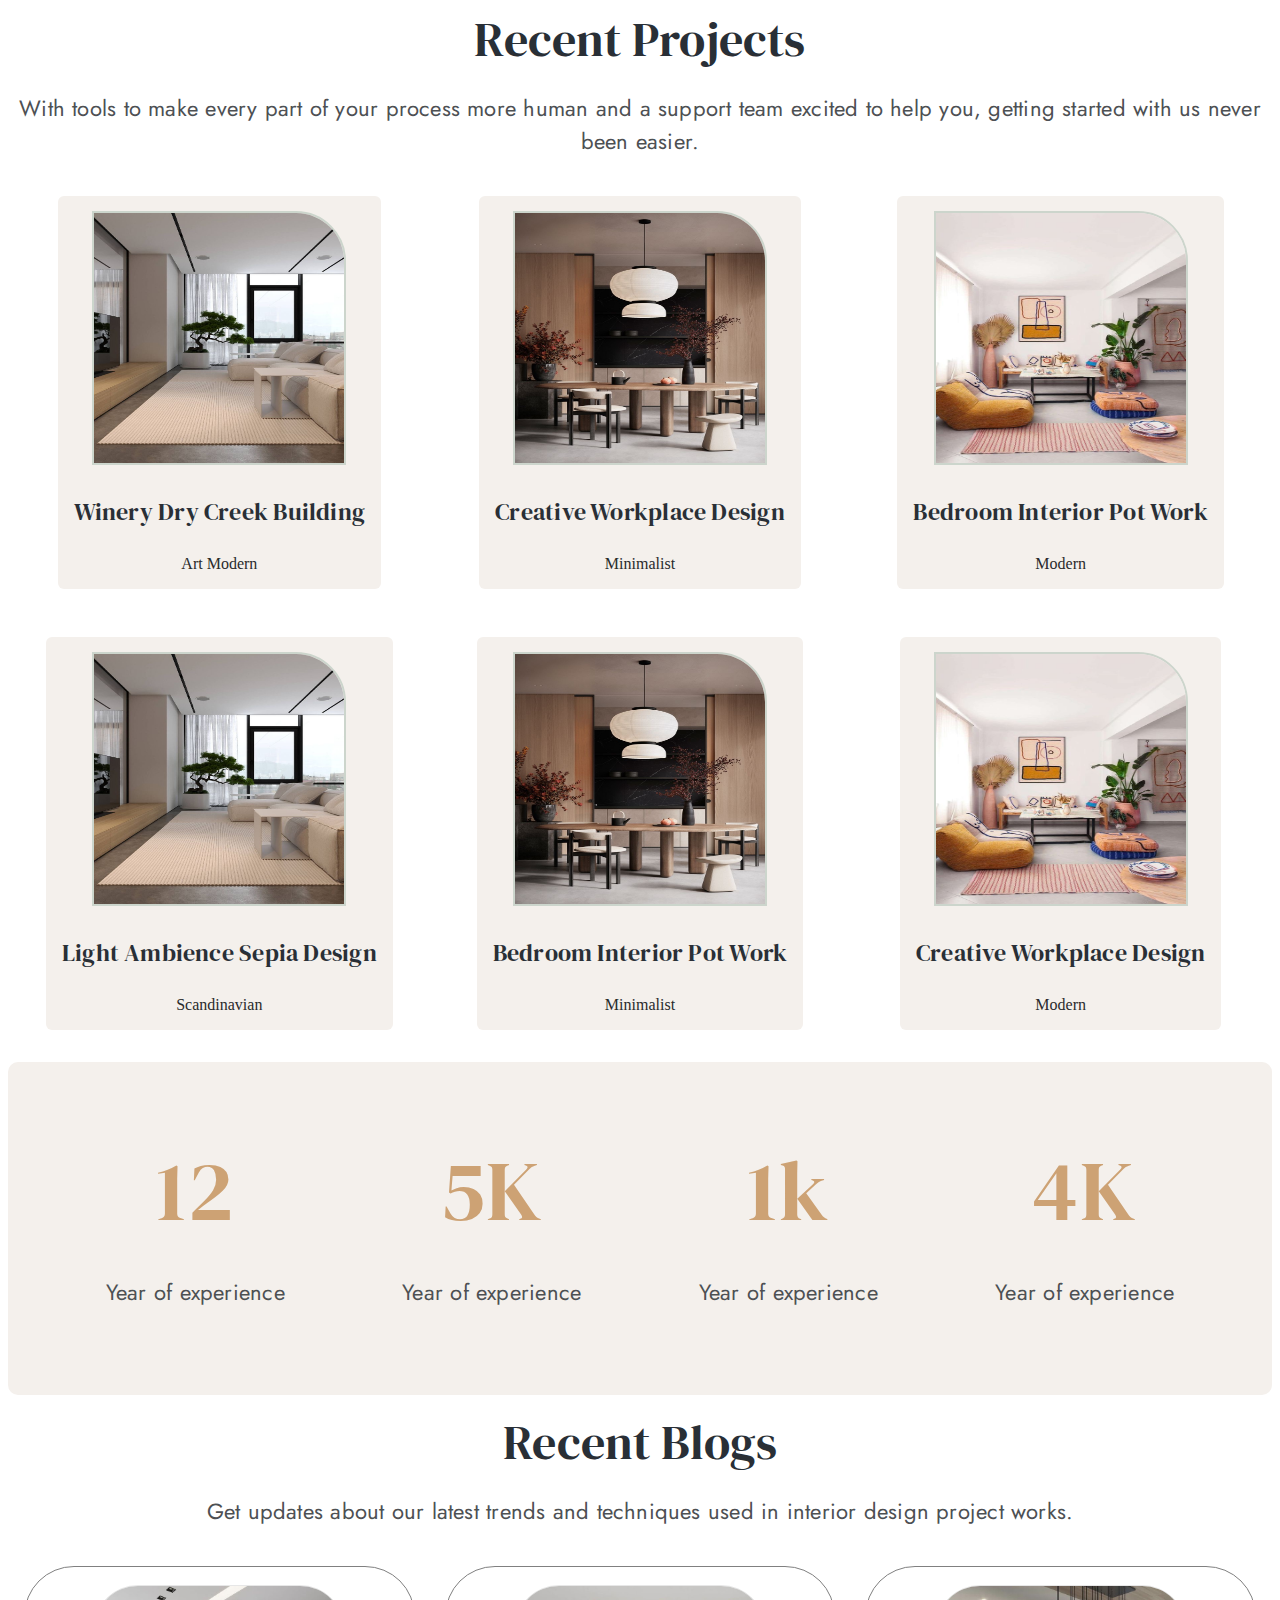
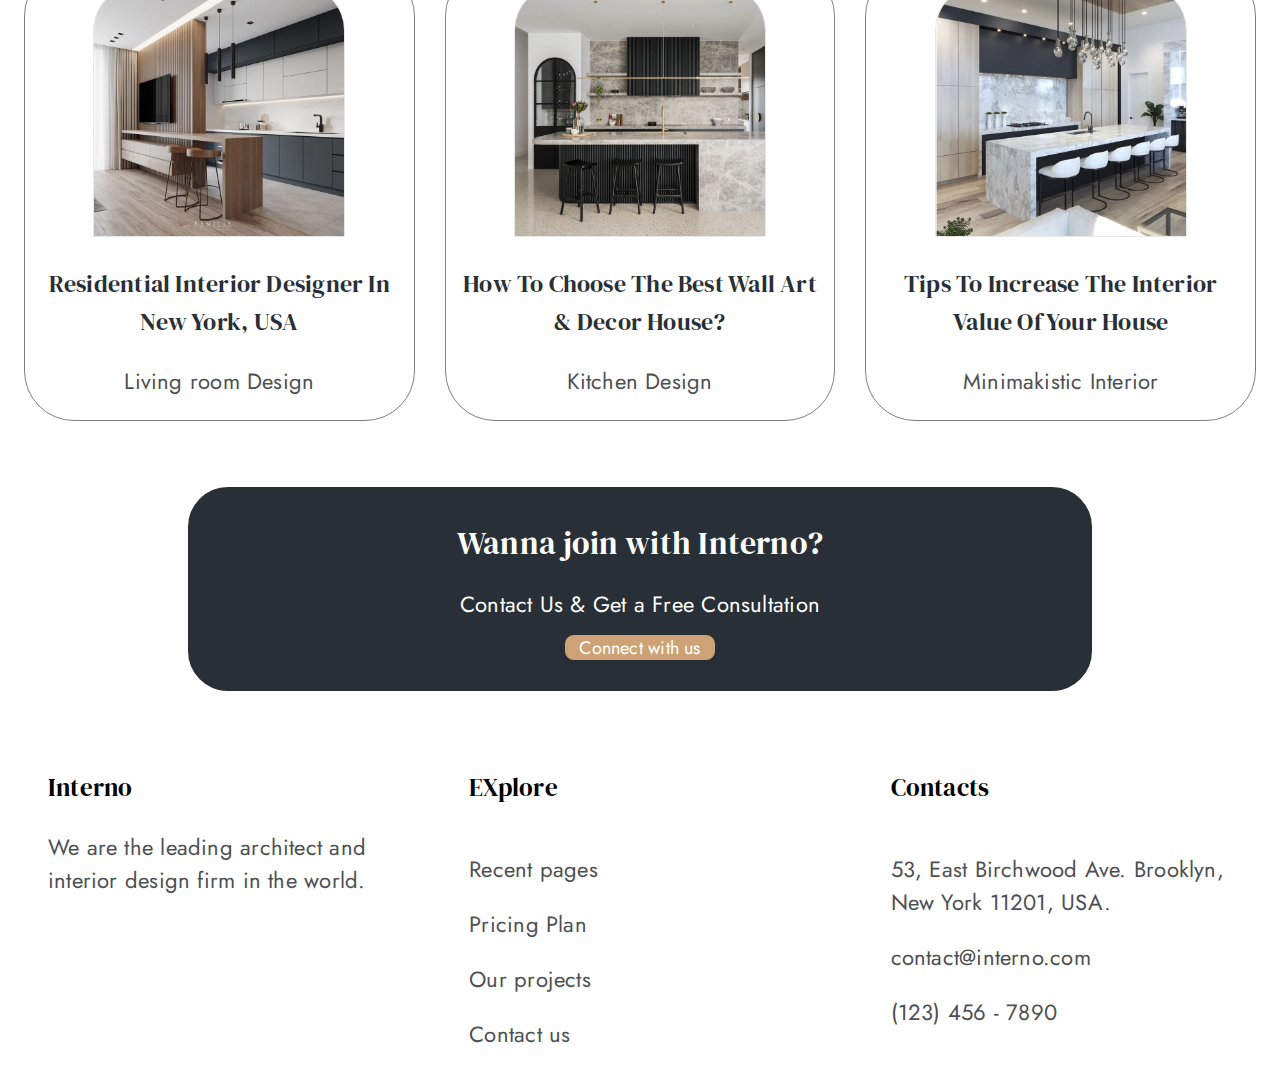
<file: index.html>
<!DOCTYPE html>
<html lang="en">
<head>
    <meta charset="UTF-8">
    <meta http-equiv="X-UA-Compatible" content="IE=edge">
    <meta name="viewport" content="width=device-width, initial-scale=1.0">
    <link rel="preconnect" href="https://fonts.googleapis.com"><link rel="preconnect" href="https://fonts.gstatic.com" crossorigin><link href="https://fonts.googleapis.com/css2?family=DM+Serif+Display&family=Jost&display=swap" rel="stylesheet">
    <link rel="stylesheet" href="index.css" ,type="text/css">
    <script src="index.js"></script>
    <title>Document</title>
</head>
<body>
    <div class="blog">Recent Projects</div>
<p class="blog_soz">With tools to make every part of your process more human and a support team 
  excited to help you, getting started with us never been easier.</p>
    <div class="container">
      <div class="elements"> <span >
        <img src="inter1.jpeg"  id="image"></span>
        <p class="modern"> Winery  Dry Creek Building</p>
        <p>Art Modern</p>
      </div>
      <div class="elements">
        <img src="inter2.jpeg"  id="image">
        <p class="modern"> Creative Workplace Design</p>
        <p>Minimalist</p>
      </div>
      <div class="elements">
        <img src="inter3.jpeg" class="image">
        <p class="modern"> Bedroom Interior Pot Work</p>
        <p> Modern</p>
      </div>
      </div>
      
    <div class="container">
      <div class="elements"> <span >
        <img src="inter1.jpeg"  id="image"></span>
        <p class="modern"> Light Ambience Sepia Design</p>
        <p>Scandinavian</p>
      </div>
      <div class="elements">
        <img src="inter2.jpeg"  id="image">
        <p class="modern"> Bedroom Interior Pot Work</p>
        <p>Minimalist</p>
      </div>
      <div class="elements">
        <img src="inter3.jpeg" class="image">
        <p class="modern"> Creative Workplace Design</p>
        <p> Modern</p>
      </div>
      </div>
   
             <div class="container_2">
              <div class="elements_2"><span class="oneki">12</span>
                <p class="soz"> Year of experience</p>
              </div>
              <div class="elements_2"><span class="oneki">5K</span>
                <p class="soz"> Year of experience</p>
              </div>
              <div class="elements_2"><span class="oneki">1k</span>
                <p class="soz"> Year of experience</p>
              </div>
              <div class="elements_2"><span class="oneki">4K</span>
                <p class="soz">Year of experience</p>
              </div>
            </div>
            
<div class="blog">Recent Blogs</div>
<p class="blog_soz">Get updates about our latest trends and techniques used in 
  interior design project works.</p>

<div class="container_3">
  <div class="elements_3"> 
    <img src="kitchen1.JPG" class="image_3">
    <p class="modern"> Residential Interior Designer In New York, USA</p>
    <p class="modern_under">Living room Design</p></div>
    <div class="elements_3"> 
      <img src="kitchen2.jpeg" class="image_3">
      <p class="modern"> How To Choose The Best Wall Art & Decor House?</p>
      <p class="modern_under">Kitchen Design</p></div>
<div class="elements_3"> 
        <img src="kitchen3.jpeg" class="image_3">
        <p class="modern"> Tips To Increase The Interior Value Of Your House</p>
        <p class="modern_under">Minimakistic Interior</p>
</div>
</div>

<p><br>
<div class="korap">
  <P class="korapsoz2" >Wanna join with Interno?</P>
  <P class="korapsoz">Contact Us & Get a Free Consultation</P>
  <p class="contacts">Connect with us</p>
  </div>
</p>  
  

<p><br>
  <div class="interno">
          <div class="inter">
              <span class="intertext2">
             <p class="intertext">Interno</p>
             <p>We are the leading architect and interior design firm in the world.</p></span>
          </div>
          <div class="inter">
             <p class="intertext">EXplore</p>
             <span class="intertext2">
             <p>Recent pages</p>
             <p>Pricing Plan</p>
             <p>Our projects</p>
             <p>Contact us</p></span>
          </div>
          <div class="inter">
              <p class="intertext">Contacts</p>
              <span class="intertext2">
                  <p>53, East Birchwood Ave. Brooklyn, New York 11201, USA.</p>
                  <p>contact@interno.com</p>
                  <p>(123) 456 - 7890</p>
              </span>
          </div>
  </div>
</p>  

</body>
</head>
</html>
</file>
<file: index.css>
.container{
        margin: 1rem auto;
        padding: 1rem;
        display: grid;
        grid-template-columns: repeat(3,1fr);
        place-items: center;
        gap: 20px 30px;
        border-radius: 10px;
}
.container_2{
        margin: 1rem auto;
        padding: 4rem;
        display: grid;
        grid-template-columns: repeat(4,1fr);
        place-items: center;
        gap: 50px 50px;
        border-radius: 10px;
        background-color:  #F4F0EC;
        animation-name: container_2;
        animation-duration: 9s;
}
@keyframes container_2 {
  0%   {background-color:wheat;}
  25%  {background-color: #d0c3b6;}
  50%  {background-color: wheat;}
  100% {background-color: #d0c3b6;}
}
.container_3{
        padding: 1rem;
        display: grid;
        grid-template-columns: repeat(3,1fr);
        place-items: center;
        gap: 20px 30px;
        border-radius: 5px;
}
.container_4{
          margin: 1rem auto;
        padding: 1rem;
        display: grid;
        grid-template-columns: repeat(4,1fr);
        place-items: center;
        gap: 20px 30px;
        border: 1px solid salmon;
        background: blanchedalmond;
border-radius: 70px;
}
.elements_3{
        border: 1px solid grey;
        padding: 0rem 1rem;
        text-align: center;
        border-radius: 50px;
        color: rgb(41, 42, 43);

}
.elements_3:hover{
        background-color: #F4F0EC;
}
.elements{
        padding: 0rem 1rem;
        text-align: center;
        background-color:  #F4F0EC;
        border-radius: 6px;
        color: rgb(41, 42, 43);
}
.elements_4{
        padding: 0rem 1rem;
        text-align: center;
        border-radius: 6px;
        color: white;
        text-decoration-color: aliceblue;
}
.elements_2{
        padding: 0rem 1rem;
        text-align: center;
        background-color:  #F4F0EC;
        border-radius: 6px;
        color: rgb(41, 42, 43);
        animation-name: elements_2;
        animation-duration: 9s;
}
@keyframes elements_2 {
  0%   {background-color:wheat;}
  25%  {background-color: #d0c3b6;}
  50%  {background-color: wheat;}
  100% {background-color: #d0c3b6;}
}
.image{
        margin-top: 5%;
        width: 250px;
        height: 250px;
        border-radius: 0px 50px 0px 0px ;
        border: 2px solid rgb(204, 213, 204);
}
.image:hover {
        transform: scale(1.9);
        text-align: center;
}
#image{
        margin-top: 5%;
        width: 250px;
        height: 250px;
        border-radius: 0px 50px 0px 0px ;
        border: 2px solid rgb(204, 213, 204);
}
#image:hover {
        transform: scale(1.9);
}
.image_3{
        margin-top: 5%;
        border-radius: 45px 45px 0px 0px;
        border: 1px solid rgb(231, 231, 231);
        width: 250px;
        height: 250px;
}
.modern{
        font-family: 'DM Serif Display';
        font-style: normal;
        font-weight: 400;
        font-size: 24px;
        line-height: 38px;
        /* identical to box height, or 156% */
        letter-spacing: 0.22px;
        color: #292F36;
}
.modern:hover{
    text-decoration: underline; /* Добавляем подчёркивание при наведении */
color: #CDA274;
}
.modern_under{
font-family: 'Jost';
font-style: normal;
font-weight: 400;
font-size: 22px;
line-height: 33px;
letter-spacing: 0.22px;
color: #4D5053;
text-align:inherit ;
}
.oneki{
  font-family: 'DM Serif Display';
font-style: normal;
font-weight: 400;
font-size: 85px;
line-height: 128px;
text-align: center;
letter-spacing: 1.7px;
color: #CDA274;
}
.soz{
  font-family: 'Jost';
font-style: normal;
font-weight: 400;
font-size: 22px;
line-height: 33px;
/* identical to box height, or 150% */
text-align: center;
letter-spacing: 0.22px;
color: #4D5053;
}
.blog{
  text-align: center;
  font-family: 'DM Serif Display';
font-style: normal;
font-weight: 400;
font-size: 48px;
line-height: 62px;
text-align: center;
letter-spacing: 0.22px;
color: #292F36;
}
.blog_soz{
  font-family: 'Jost';
font-style: normal;
font-weight: 400;
font-size: 22px;
line-height: 33px;
text-align: center;
letter-spacing: 0.22px;
color: #4D5053;
}
.pages{
font-family: 'DM Serif Display';
font-style: normal;
font-weight: 400;
font-size: 25px;
line-height: 38px;
letter-spacing: 0.22px;
}
.pages1{
  font-family: 'Jost';
font-style: normal;
font-weight: 400;
font-size: 22px;
line-height: 33px;
letter-spacing: 0.22px;
}
.korap{
        display: flex;
        flex-direction: column;
        border: 2px solid #292F36;
        border-radius: 40px;
        width: 900px;
        height: 200px;
        margin: auto;
        background-color: #292F36;
        text-align: center;
        text-decoration-color:white ;
        }
        .contacts{
        background-color: #CDA274;
        border: 1px solid #292F36;
        border-radius: 10px;
        width: 150px;
        height: 25px;
        margin: auto;
        text-align: center;
        font-family: 'Jost';
        font-style: normal;
        font-weight: 400;
        font-size: 18px;
        line-height: 27px;
        text-align: center;
        letter-spacing: 0.22px;
        color: #FFFFFF;
        margin-top: -1%;
        }
        .contacts:hover{
        background-color: white;
        color: #080909;
        }
        .korapsoz{font-family: 'Jost';
        font-style: normal;
        font-weight: 400;
        font-size: 22px;
        line-height: 33px;
        text-align: center;
        letter-spacing: 0.22px;
        color: #FFFFFF;
        margin-top: -1%;
        
        }
        .korapsoz2{
        font-family: 'DM Serif Display';
        font-style: normal;
        font-size: 32px;
        text-align: center;
        letter-spacing: 0.22px;
        color: #FFFFFF;
        
        }
        .interno{
        display: flex;
        flex-direction: row;
        }
        .inter{
        display: flex;
        flex-direction: column;
        border: 2px solid white;
        width: 400px;
        margin-left: 3%;
        }
        .intertext{
        font-family: 'DM Serif Display';
        font-style: normal;
        font-weight: 400;
        font-size: 25px;
        line-height: 38px;
        letter-spacing: 0.22px;
        color: black;
        }
        .intertext2{
        font-family: 'Jost';
        font-style: normal;
        font-weight: 400;
        font-size: 22px;
        line-height: 33px;
        letter-spacing: 0.22px;
        color: #4D5053;
        
        }
@media screen and (min-width:400px) and (max-width:750px) {
        body{
                background-color: #CDA274;
        }
        .container{
          grid-template-columns: repeat(1,1fr);
        }
        .container_2{
          grid-template-columns: repeat(1,1fr);
        }
        .container_3{
          grid-template-columns: repeat(1,1fr);
        }
        .korap{
                display: flex;
                flex-direction: column;
                border: 2px solid #292F36;
                border-radius: 40px;
                width: 500px;
                height: 200px;
                margin: auto;
                background-color: #292F36;
                text-align: center;
                text-decoration-color:white ;
                }
                .interno{
                        display: flex;
                        flex-direction: column;
                }
                .inter{
                        border: 2px solid #CDA274;
                        }

      }
       
@media screen and (min-width:769px) and (max-width:1024px) {
        .interno{
                display: flex;
                flex-direction: column;
                }
        .korap{
                display: flex;
                flex-direction: column;
                border: 2px solid #292F36;
                border-radius: 40px;
                width: 700px;
                height: 200px;
                margin: auto;
                background-color: #292F36;
                text-align: center;
                text-decoration-color:white ;
                }
        .container{
          grid-template-columns: repeat(2,1fr);
        }
        .container_2{
          grid-template-columns: repeat(2,1fr);
        }
        .container_3{
          grid-template-columns: repeat(2,1fr);
        }
      }
</file>
